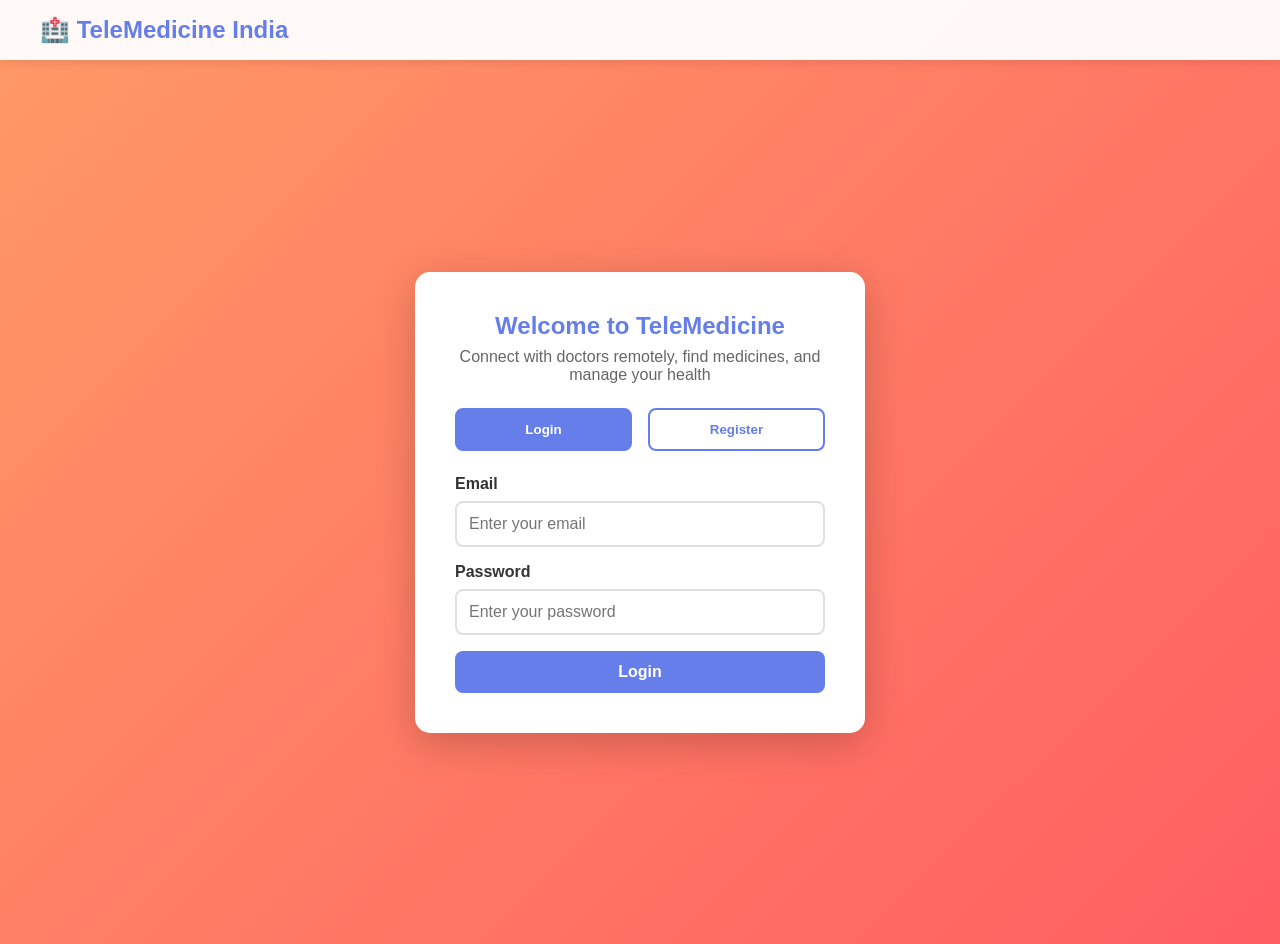
<file: frontend/index.html>
<!DOCTYPE html>
<html lang="en">
<head>
    <meta charset="UTF-8">
    <meta name="viewport" content="width=device-width, initial-scale=1.0">
    <title>TeleMedicine - Access Healthcare Anywhere</title>
    <link rel="stylesheet" href="styles.css">
</head>
<body>
    <div id="app">
        <!-- Navigation -->
        <nav class="navbar">
            <div class="nav-container">
                <h1 class="logo">🏥 TeleMedicine India</h1>
                <div class="nav-links" id="navLinks">
                    <a href="#" onclick="showSection('home')" class="nav-link">Home</a>
                    <a href="#" onclick="showSection('doctors')" class="nav-link">Find Doctors</a>
                    <a href="#" onclick="showSection('medicines')" class="nav-link">Medicines</a>
                    <a href="#" onclick="showSection('emergency')" class="nav-link">Emergency</a>
                    <a href="#" onclick="showSection('labtests')" class="nav-link">Lab Tests</a>
                    <a href="#" onclick="showSection('video')" class="nav-link">Video Call</a>
                    <a href="#" onclick="showSection('blog')" class="nav-link">Health Blog</a>
                    <a href="#" onclick="showSection('consultations')" class="nav-link">My Consultations</a>
                    <a href="#" onclick="showSection('followups')" class="nav-link">Follow-ups</a>
                    <a href="#" onclick="logout()" class="nav-link logout">Logout</a>
                </div>
            </div>
        </nav>

        <!-- Login Section -->
        <section id="loginSection" class="section active">
            <div class="auth-container">
                <div class="auth-box">
                    <h2>Welcome to TeleMedicine</h2>
                    <p>Connect with doctors remotely, find medicines, and manage your health</p>
                    
                    <div class="auth-toggle">
                        <button class="toggle-btn active" onclick="toggleAuth('login')">Login</button>
                        <button class="toggle-btn" onclick="toggleAuth('register')">Register</button>
                    </div>

                    <!-- Login Form -->
                    <form id="loginForm" class="auth-form">
                        <div class="form-group">
                            <label>Email</label>
                            <input type="email" id="loginEmail" required placeholder="Enter your email">
                        </div>
                        <div class="form-group">
                            <label>Password</label>
                            <input type="password" id="loginPassword" required placeholder="Enter your password">
                        </div>
                        <button type="submit" class="btn btn-primary">Login</button>
                    </form>

                    <!-- Register Form -->
                    <form id="registerForm" class="auth-form hidden">
                        <div class="form-group">
                            <label>Full Name</label>
                            <input type="text" id="regName" required placeholder="Enter your full name">
                        </div>
                        <div class="form-group">
                            <label>Email</label>
                            <input type="email" id="regEmail" required placeholder="Enter your email">
                        </div>
                        <div class="form-group">
                            <label>Phone</label>
                            <input type="tel" id="regPhone" required placeholder="Enter your phone number">
                        </div>
                        <div class="form-group">
                            <label>Age</label>
                            <input type="number" id="regAge" required placeholder="Enter your age">
                        </div>
                        <div class="form-group">
                            <label>Gender</label>
                            <select id="regGender" required>
                                <option value="">Select Gender</option>
                                <option value="male">Male</option>
                                <option value="female">Female</option>
                                <option value="other">Other</option>
                            </select>
                        </div>
                        <div class="form-group">
                            <label>Address</label>
                            <textarea id="regAddress" required placeholder="Enter your address"></textarea>
                        </div>
                        <div class="form-group">
                            <label>Password</label>
                            <input type="password" id="regPassword" required placeholder="Create a password">
                        </div>
                        <button type="submit" class="btn btn-primary">Register</button>
                    </form>
                </div>
            </div>
        </section>

        <!-- Home Section -->
        <section id="homeSection" class="section hidden">
            <div class="hero">
                <h2>🇮🇳 India's Premier Telemedicine Platform</h2>
                <p>Access quality healthcare from anywhere in India. Connect with top doctors, find medicines at local pharmacies, book lab tests, and manage your health digitally.</p>
                <div class="quick-actions">
                    <button onclick="showSection('doctors')" class="btn btn-primary">Find a Doctor</button>
                    <button onclick="showSection('emergency')" class="btn btn-danger">Emergency Services</button>
                    <button onclick="showSection('labtests')" class="btn btn-secondary">Book Lab Test</button>
                </div>
                <div class="features">
                    <div class="feature-card">
                        <h3>👨‍⚕️ 24/7 Doctor Consultation</h3>
                        <p>Connect with 100+ qualified Indian doctors anytime</p>
                    </div>
                    <div class="feature-card">
                        <h3>💊 Medicine Delivery</h3>
                        <p>Find medicines at pharmacies across India</p>
                    </div>
                    <div class="feature-card">
                        <h3>🚑 Emergency Services</h3>
                        <p>Ambulance & emergency contacts across India</p>
                    </div>
                    <div class="feature-card">
                        <h3>� Lab Tests & Diagnostics</h3>
                        <p>Book tests at trusted diagnostic centers</p>
                    </div>
                    <div class="feature-card">
                        <h3>📹 Video Consultations</h3>
                        <p>Face-to-face video calls with specialists</p>
                    </div>
                    <div class="feature-card">
                        <h3>📰 Health Blog</h3>
                        <p>Latest health tips and medical news</p>
                    </div>
                </div>
                <div class="stats">
                    <div class="stat-item">
                        <h3>100+</h3>
                        <p>Qualified Doctors</p>
                    </div>
                    <div class="stat-item">
                        <h3>50+</h3>
                        <p>Pharmacies</p>
                    </div>
                    <div class="stat-item">
                        <h3>100+</h3>
                        <p>Medicines</p>
                    </div>
                    <div class="stat-item">
                        <h3>24/7</h3>
                        <p>Support</p>
                    </div>
                </div>
            </div>
        </section>

        <!-- Doctors Section -->
        <section id="doctorsSection" class="section hidden">
            <div class="container">
                <h2>Available Doctors</h2>
                <div id="doctorsList" class="doctors-grid">
                    <!-- Doctors will be loaded here -->
                </div>
            </div>
        </section>

        <!-- Consultation Request Modal -->
        <div id="consultationModal" class="modal hidden">
            <div class="modal-content">
                <span class="close" onclick="closeModal('consultationModal')">&times;</span>
                <h2>Request Consultation</h2>
                <form id="consultationForm">
                    <input type="hidden" id="selectedDoctorId">
                    <div class="form-group">
                        <label>Describe your symptoms</label>
                        <textarea id="symptoms" required placeholder="Please describe your symptoms in detail" rows="5"></textarea>
                    </div>
                    <button type="submit" class="btn btn-primary">Submit Request</button>
                </form>
            </div>
        </div>

        <!-- Medicines Section -->
        <section id="medicinesSection" class="section hidden">
            <div class="container">
                <h2>Find Medicines</h2>
                <div class="search-box">
                    <input type="text" id="medicineSearch" placeholder="Search for medicines...">
                    <button onclick="searchMedicines()" class="btn btn-primary">Search</button>
                </div>
                <div id="medicinesList" class="medicines-grid">
                    <!-- Medicines will be loaded here -->
                </div>
            </div>
        </section>

        <!-- Emergency Services Section -->
        <section id="emergencySection" class="section hidden">
            <div class="container">
                <h2>🚑 Emergency Services</h2>
                <div class="emergency-grid">
                    <div class="emergency-card urgent">
                        <h3>National Emergency Number</h3>
                        <p class="emergency-number">112</p>
                        <p>Call for police, fire, or medical emergencies</p>
                        <a href="tel:112" class="btn btn-danger">Call Now</a>
                    </div>
                    <div class="emergency-card">
                        <h3>Ambulance Services</h3>
                        <p class="emergency-number">108</p>
                        <p>24/7 ambulance service across India</p>
                        <a href="tel:108" class="btn btn-danger">Call Now</a>
                    </div>
                    <div class="emergency-card">
                        <h3>Women Helpline</h3>
                        <p class="emergency-number">181</p>
                        <p>24/7 women safety helpline</p>
                        <a href="tel:181" class="btn btn-primary">Call Now</a>
                    </div>
                    <div class="emergency-card">
                        <h3>Child Helpline</h3>
                        <p class="emergency-number">1098</p>
                        <p>24/7 child protection helpline</p>
                        <a href="tel:1098" class="btn btn-primary">Call Now</a>
                    </div>
                    <div class="emergency-card">
                        <h3>Mental Health Helpline</h3>
                        <p class="emergency-number">011-23381030</p>
                        <p>24/7 mental health support</p>
                        <a href="tel:01123381030" class="btn btn-primary">Call Now</a>
                    </div>
                    <div class="emergency-card">
                        <h3>Air Ambulance</h3>
                        <p class="emergency-number">9540161344</p>
                        <p>Emergency air ambulance service</p>
                        <a href="tel:9540161344" class="btn btn-secondary">Call Now</a>
                    </div>
                </div>
                <div class="emergency-tips">
                    <h3>Emergency Tips</h3>
                    <ul>
                        <li>Stay calm and assess the situation</li>
                        <li>Call the appropriate emergency number immediately</li>
                        <li>Provide clear information about your location</li>
                        <li>Follow the dispatcher's instructions</li>
                        <li>Keep first aid kit ready at home</li>
                    </ul>
                </div>
            </div>
        </section>

        <!-- Lab Tests Section -->
        <section id="labtestsSection" class="section hidden">
            <div class="container">
                <h2>🔬 Lab Tests & Diagnostics</h2>
                <div class="lab-tests-grid">
                    <div class="lab-card">
                        <h3>Complete Blood Count (CBC)</h3>
                        <p>Full blood analysis including RBC, WBC, platelets</p>
                        <p class="price">₹350</p>
                        <button class="btn btn-primary">Book Now</button>
                    </div>
                    <div class="lab-card">
                        <h3>Blood Sugar Test</h3>
                        <p>Fasting and post-prandial blood sugar levels</p>
                        <p class="price">₹150</p>
                        <button class="btn btn-primary">Book Now</button>
                    </div>
                    <div class="lab-card">
                        <h3>Lipid Profile</h3>
                        <p>Cholesterol, triglycerides, HDL, LDL</p>
                        <p class="price">₹450</p>
                        <button class="btn btn-primary">Book Now</button>
                    </div>
                    <div class="lab-card">
                        <h3>Thyroid Function Test</h3>
                        <p>T3, T4, TSH levels</p>
                        <p class="price">₹400</p>
                        <button class="btn btn-primary">Book Now</button>
                    </div>
                    <div class="lab-card">
                        <h3>Liver Function Test</h3>
                        <p>Complete liver health analysis</p>
                        <p class="price">₹500</p>
                        <button class="btn btn-primary">Book Now</button>
                    </div>
                    <div class="lab-card">
                        <h3>Kidney Function Test</h3>
                        <p>Complete kidney health analysis</p>
                        <p class="price">₹450</p>
                        <button class="btn btn-primary">Book Now</button>
                    </div>
                    <div class="lab-card">
                        <h3>Urine Analysis</h3>
                        <p>Complete urine examination</p>
                        <p class="price">₹150</p>
                        <button class="btn btn-primary">Book Now</button>
                    </div>
                    <div class="lab-card">
                        <h3>Vitamin D Test</h3>
                        <p>25-hydroxy vitamin D levels</p>
                        <p class="price">₹600</p>
                        <button class="btn btn-primary">Book Now</button>
                    </div>
                    <div class="lab-card">
                        <h3>Vitamin B12 Test</h3>
                        <p>Vitamin B12 levels</p>
                        <p class="price">₹550</p>
                        <button class="btn btn-primary">Book Now</button>
                    </div>
                </div>
                <div class="diagnostic-centers">
                    <h3>Partner Diagnostic Centers</h3>
                    <div class="center-item">
                        <h4>Dr. Lal PathLabs</h4>
                        <p>Available across India</p>
                        <p class="rating">⭐⭐⭐⭐⭐ 4.5/5</p>
                    </div>
                    <div class="center-item">
                        <h4>Thyrocare</h4>
                        <p>Available across India</p>
                        <p class="rating">⭐⭐⭐⭐⭐ 4.3/5</p>
                    </div>
                    <div class="center-item">
                        <h4>Metropolis Healthcare</h4>
                        <p>Available across India</p>
                        <p class="rating">⭐⭐⭐⭐⭐ 4.4/5</p>
                    </div>
                </div>
            </div>
        </section>

        <!-- Video Consultation Section -->
        <section id="videoSection" class="section hidden">
            <div class="container">
                <h2>📹 Video Consultation</h2>
                <div class="video-container">
                    <div class="video-info">
                        <h3>Connect Face-to-Face with Doctors</h3>
                        <p>Experience high-quality video consultations with our network of specialists across India. Discuss your health concerns from the comfort of your home.</p>
                        <div class="video-features">
                            <div class="v-feature">
                                <h4>HD Video Quality</h4>
                                <p>Crystal clear video consultations</p>
                            </div>
                            <div class="v-feature">
                                <h4>Screen Sharing</h4>
                                <p>Share reports and test results</p>
                            </div>
                            <div class="v-feature">
                                <h4>Chat & File Transfer</h4>
                                <p>Send documents during consultation</p>
                            </div>
                            <div class="v-feature">
                                <h4>Secure & Private</h4>
                                <p>End-to-end encrypted calls</p>
                            </div>
                        </div>
                        <button onclick="startVideoCall()" class="btn btn-primary">Start Video Call</button>
                    </div>
                    <div class="video-demo">
                        <div class="demo-placeholder">
                            <div class="demo-doctor">
                                <div class="doctor-avatar">👨‍⚕️</div>
                                <p>Dr. Sharma</p>
                            </div>
                            <div class="demo-patient">
                                <div class="patient-avatar">👤</div>
                                <p>You</p>
                            </div>
                            <div class="demo-status">Ready to connect</div>
                        </div>
                    </div>
                </div>
                <div class="video-doctors">
                    <h3>Available for Video Consultation</h3>
                    <div class="v-doctor-card">
                        <h4>Dr. Rajesh Kumar</h4>
                        <p>General Physician • 25 years exp</p>
                        <p class="availability">Available Now</p>
                        <button class="btn btn-primary">Book ₹500</button>
                    </div>
                    <div class="v-doctor-card">
                        <h4>Dr. Maria Garcia</h4>
                        <p>Cardiologist • 18 years exp</p>
                        <p class="availability">Available Now</p>
                        <button class="btn btn-primary">Book ₹800</button>
                    </div>
                    <div class="v-doctor-card">
                        <h4>Dr. Sarah Ahmed</h4>
                        <p>Pediatrician • 15 years exp</p>
                        <p class="availability">Available Now</p>
                        <button class="btn btn-primary">Book ₹600</button>
                    </div>
                </div>
            </div>
        </section>

        <!-- Health Blog Section -->
        <section id="blogSection" class="section hidden">
            <div class="container">
                <h2>📰 Health Blog</h2>
                <div class="blog-grid">
                    <article class="blog-card">
                        <div class="blog-image">🏃</div>
                        <div class="blog-content">
                            <h3>10 Tips for a Healthy Lifestyle</h3>
                            <p>Simple daily habits that can transform your health and well-being...</p>
                            <div class="blog-meta">
                                <span class="blog-date">Jan 15, 2025</span>
                                <span class="blog-category">Wellness</span>
                            </div>
                            <button class="btn btn-secondary">Read More</button>
                        </div>
                    </article>
                    <article class="blog-card">
                        <div class="blog-image">🥗</div>
                        <div class="blog-content">
                            <h3>Superfoods for Indian Diet</h3>
                            <p>Discover nutritious Indian foods that boost immunity and energy...</p>
                            <div class="blog-meta">
                                <span class="blog-date">Jan 12, 2025</span>
                                <span class="blog-category">Nutrition</span>
                            </div>
                            <button class="btn btn-secondary">Read More</button>
                        </div>
                    </article>
                    <article class="blog-card">
                        <div class="blog-image">😴</div>
                        <div class="blog-content">
                            <h3>Importance of Quality Sleep</h3>
                            <p>How adequate sleep affects your physical and mental health...</p>
                            <div class="blog-meta">
                                <span class="blog-date">Jan 10, 2025</span>
                                <span class="blog-category">Wellness</span>
                            </div>
                            <button class="btn btn-secondary">Read More</button>
                        </div>
                    </article>
                    <article class="blog-card">
                        <div class="blog-image">🧘</div>
                        <div class="blog-content">
                            <h3>Yoga for Stress Relief</h3>
                            <p>Simple yoga poses to reduce stress and improve mental clarity...</p>
                            <div class="blog-meta">
                                <span class="blog-date">Jan 8, 2025</span>
                                <span class="blog-category">Fitness</span>
                            </div>
                            <button class="btn btn-secondary">Read More</button>
                        </div>
                    </article>
                    <article class="blog-card">
                        <div class="blog-image">💪</div>
                        <div class="blog-content">
                            <h3>Home Workout Guide</h3>
                            <p>Effective exercises you can do at home without equipment...</p>
                            <div class="blog-meta">
                                <span class="blog-date">Jan 5, 2025</span>
                                <span class="blog-category">Fitness</span>
                            </div>
                            <button class="btn btn-secondary">Read More</button>
                        </div>
                    </article>
                    <article class="blog-card">
                        <div class="blog-image">🧠</div>
                        <div class="blog-content">
                            <h3>Mental Health Awareness</h3>
                            <p>Understanding and managing anxiety and depression...</p>
                            <div class="blog-meta">
                                <span class="blog-date">Jan 3, 2025</span>
                                <span class="blog-category">Mental Health</span>
                            </div>
                            <button class="btn btn-secondary">Read More</button>
                        </div>
                    </article>
                </div>
            </div>
        </section>

        <!-- Consultations Section -->
        <section id="consultationsSection" class="section hidden">
            <div class="container">
                <h2>My Consultations</h2>
                <div id="consultationsList" class="consultations-list">
                    <!-- Consultations will be loaded here -->
                </div>
            </div>
        </section>

        <!-- Follow-ups Section -->
        <section id="followupsSection" class="section hidden">
            <div class="container">
                <h2>My Follow-ups</h2>
                <div id="followupsList" class="followups-list">
                    <!-- Follow-ups will be loaded here -->
                </div>
            </div>
        </section>
    </div>

    <script src="script.js"></script>
</body>
</html>
</file>
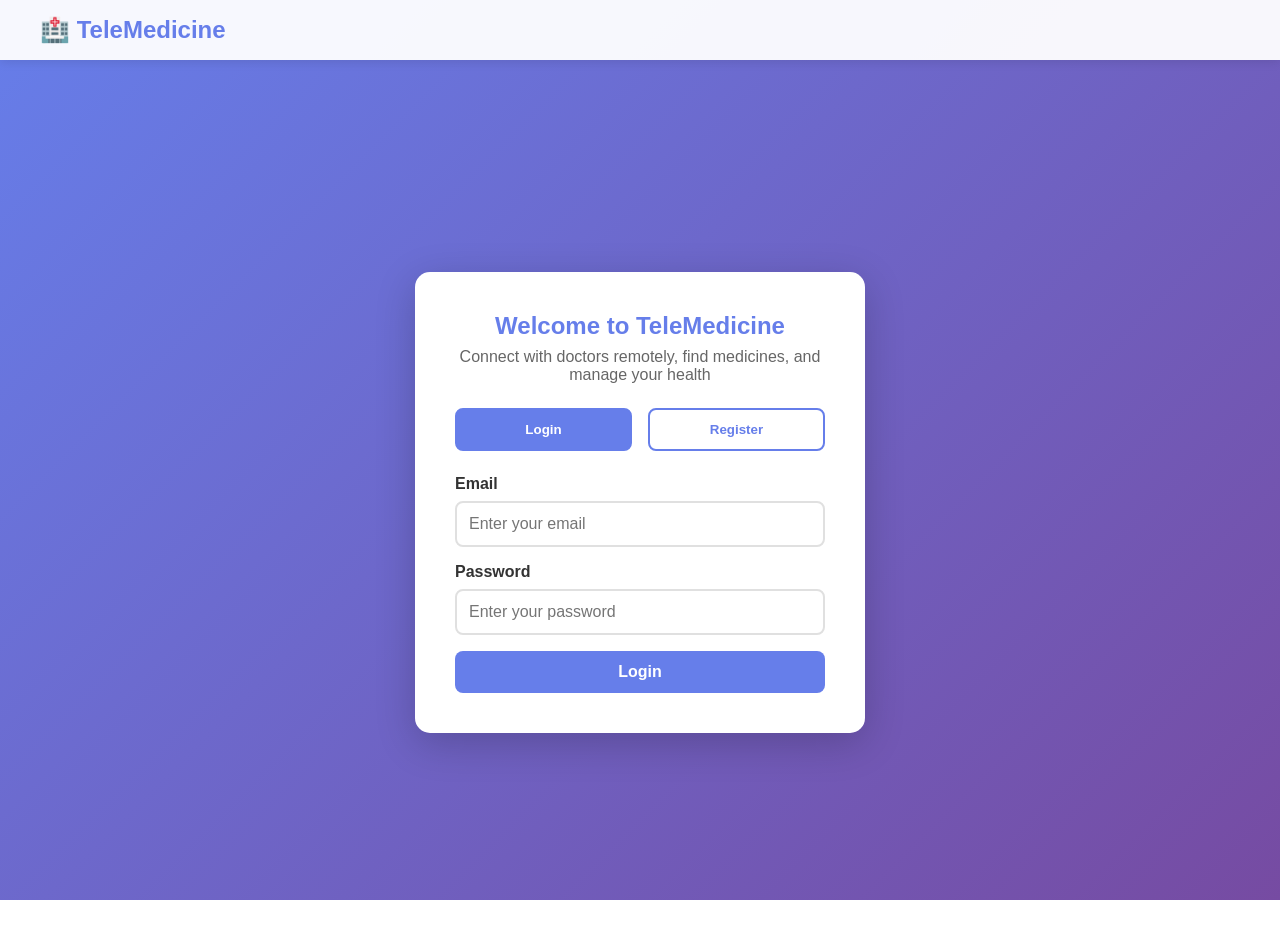
<file: backend/static/index.html>
<!DOCTYPE html>
<html lang="en">
<head>
    <meta charset="UTF-8">
    <meta name="viewport" content="width=device-width, initial-scale=1.0">
    <title>TeleMedicine - Access Healthcare Anywhere</title>
    <link rel="stylesheet" href="styles.css">
</head>
<body>
    <div id="app">
        <!-- Navigation -->
        <nav class="navbar">
            <div class="nav-container">
                <h1 class="logo">🏥 TeleMedicine</h1>
                <div class="nav-links" id="navLinks">
                    <a href="#" onclick="showSection('home')" class="nav-link">Home</a>
                    <a href="#" onclick="showSection('doctors')" class="nav-link">Find Doctors</a>
                    <a href="#" onclick="showSection('medicines')" class="nav-link">Medicines</a>
                    <a href="#" onclick="showSection('consultations')" class="nav-link">My Consultations</a>
                    <a href="#" onclick="showSection('followups')" class="nav-link">Follow-ups</a>
                    <a href="#" onclick="logout()" class="nav-link logout">Logout</a>
                </div>
            </div>
        </nav>

        <!-- Login Section -->
        <section id="loginSection" class="section active">
            <div class="auth-container">
                <div class="auth-box">
                    <h2>Welcome to TeleMedicine</h2>
                    <p>Connect with doctors remotely, find medicines, and manage your health</p>
                    
                    <div class="auth-toggle">
                        <button class="toggle-btn active" onclick="toggleAuth('login')">Login</button>
                        <button class="toggle-btn" onclick="toggleAuth('register')">Register</button>
                    </div>

                    <!-- Login Form -->
                    <form id="loginForm" class="auth-form">
                        <div class="form-group">
                            <label>Email</label>
                            <input type="email" id="loginEmail" required placeholder="Enter your email">
                        </div>
                        <div class="form-group">
                            <label>Password</label>
                            <input type="password" id="loginPassword" required placeholder="Enter your password">
                        </div>
                        <button type="submit" class="btn btn-primary">Login</button>
                    </form>

                    <!-- Register Form -->
                    <form id="registerForm" class="auth-form hidden">
                        <div class="form-group">
                            <label>Full Name</label>
                            <input type="text" id="regName" required placeholder="Enter your full name">
                        </div>
                        <div class="form-group">
                            <label>Email</label>
                            <input type="email" id="regEmail" required placeholder="Enter your email">
                        </div>
                        <div class="form-group">
                            <label>Phone</label>
                            <input type="tel" id="regPhone" required placeholder="Enter your phone number">
                        </div>
                        <div class="form-group">
                            <label>Age</label>
                            <input type="number" id="regAge" required placeholder="Enter your age">
                        </div>
                        <div class="form-group">
                            <label>Gender</label>
                            <select id="regGender" required>
                                <option value="">Select Gender</option>
                                <option value="male">Male</option>
                                <option value="female">Female</option>
                                <option value="other">Other</option>
                            </select>
                        </div>
                        <div class="form-group">
                            <label>Address</label>
                            <textarea id="regAddress" required placeholder="Enter your address"></textarea>
                        </div>
                        <div class="form-group">
                            <label>Password</label>
                            <input type="password" id="regPassword" required placeholder="Create a password">
                        </div>
                        <button type="submit" class="btn btn-primary">Register</button>
                    </form>
                </div>
            </div>
        </section>

        <!-- Home Section -->
        <section id="homeSection" class="section hidden">
            <div class="hero">
                <h2>Your Health, Our Priority</h2>
                <p>Get medical advice from qualified doctors, find available medicines at local pharmacies, and manage your follow-ups digitally.</p>
                <div class="features">
                    <div class="feature-card">
                        <h3>👨‍⚕️ Remote Consultations</h3>
                        <p>Connect with doctors from anywhere</p>
                    </div>
                    <div class="feature-card">
                        <h3>💊 Medicine Availability</h3>
                        <p>Find medicines at nearby pharmacies</p>
                    </div>
                    <div class="feature-card">
                        <h3>📅 Digital Follow-ups</h3>
                        <p>Never miss your appointments</p>
                    </div>
                </div>
            </div>
        </section>

        <!-- Doctors Section -->
        <section id="doctorsSection" class="section hidden">
            <div class="container">
                <h2>Available Doctors</h2>
                
                <!-- Search and Filter -->
                <div class="search-filter-container">
                    <div class="search-box">
                        <input type="text" id="doctorSearch" placeholder="Search doctors by name or specialization..." onkeypress="handleDoctorSearch(event)">
                        <button onclick="searchDoctors()" class="btn btn-primary">🔍 Search</button>
                    </div>
                    <div class="filter-box">
                        <select id="specializationFilter" onchange="filterDoctors()">
                            <option value="">All Specializations</option>
                        </select>
                    </div>
                </div>
                
                <div id="doctorsList" class="doctors-grid">
                    <!-- Doctors will be loaded here -->
                </div>
            </div>
        </section>

        <!-- Consultation Request Modal -->
        <div id="consultationModal" class="modal hidden">
            <div class="modal-content">
                <span class="close" onclick="closeModal('consultationModal')">&times;</span>
                <h2>Request Consultation</h2>
                <form id="consultationForm">
                    <input type="hidden" id="selectedDoctorId">
                    <div class="form-group">
                        <label>Describe your symptoms</label>
                        <textarea id="symptoms" required placeholder="Please describe your symptoms in detail" rows="5"></textarea>
                    </div>
                    <button type="submit" class="btn btn-primary">Submit Request</button>
                </form>
            </div>
        </div>

        <!-- Medicines Section -->
        <section id="medicinesSection" class="section hidden">
            <div class="container">
                <h2>Find Medicines</h2>
                <div class="currency-toggle">
                    <button onclick="setCurrency('inr')" class="currency-btn active" id="inrBtn">₹ INR</button>
                    <button onclick="setCurrency('usd')" class="currency-btn" id="usdBtn">$ USD</button>
                </div>
                <div class="search-box">
                    <input type="text" id="medicineSearch" placeholder="Search for medicines..." onkeypress="handleMedicineSearch(event)">
                    <button onclick="searchMedicines()" class="btn btn-primary">🔍 Search</button>
                </div>
                <div id="medicinesList" class="medicines-grid">
                    <!-- Medicines will be loaded here -->
                </div>
            </div>
        </section>

        <!-- Consultations Section -->
        <section id="consultationsSection" class="section hidden">
            <div class="container">
                <h2>My Consultations</h2>
                <div id="consultationsList" class="consultations-list">
                    <!-- Consultations will be loaded here -->
                </div>
            </div>
        </section>

        <!-- Follow-ups Section -->
        <section id="followupsSection" class="section hidden">
            <div class="container">
                <h2>My Follow-ups</h2>
                <div id="followupsList" class="followups-list">
                    <!-- Follow-ups will be loaded here -->
                </div>
            </div>
        </section>
    </div>

    <script src="script.js"></script>
</body>
</html>
</file>
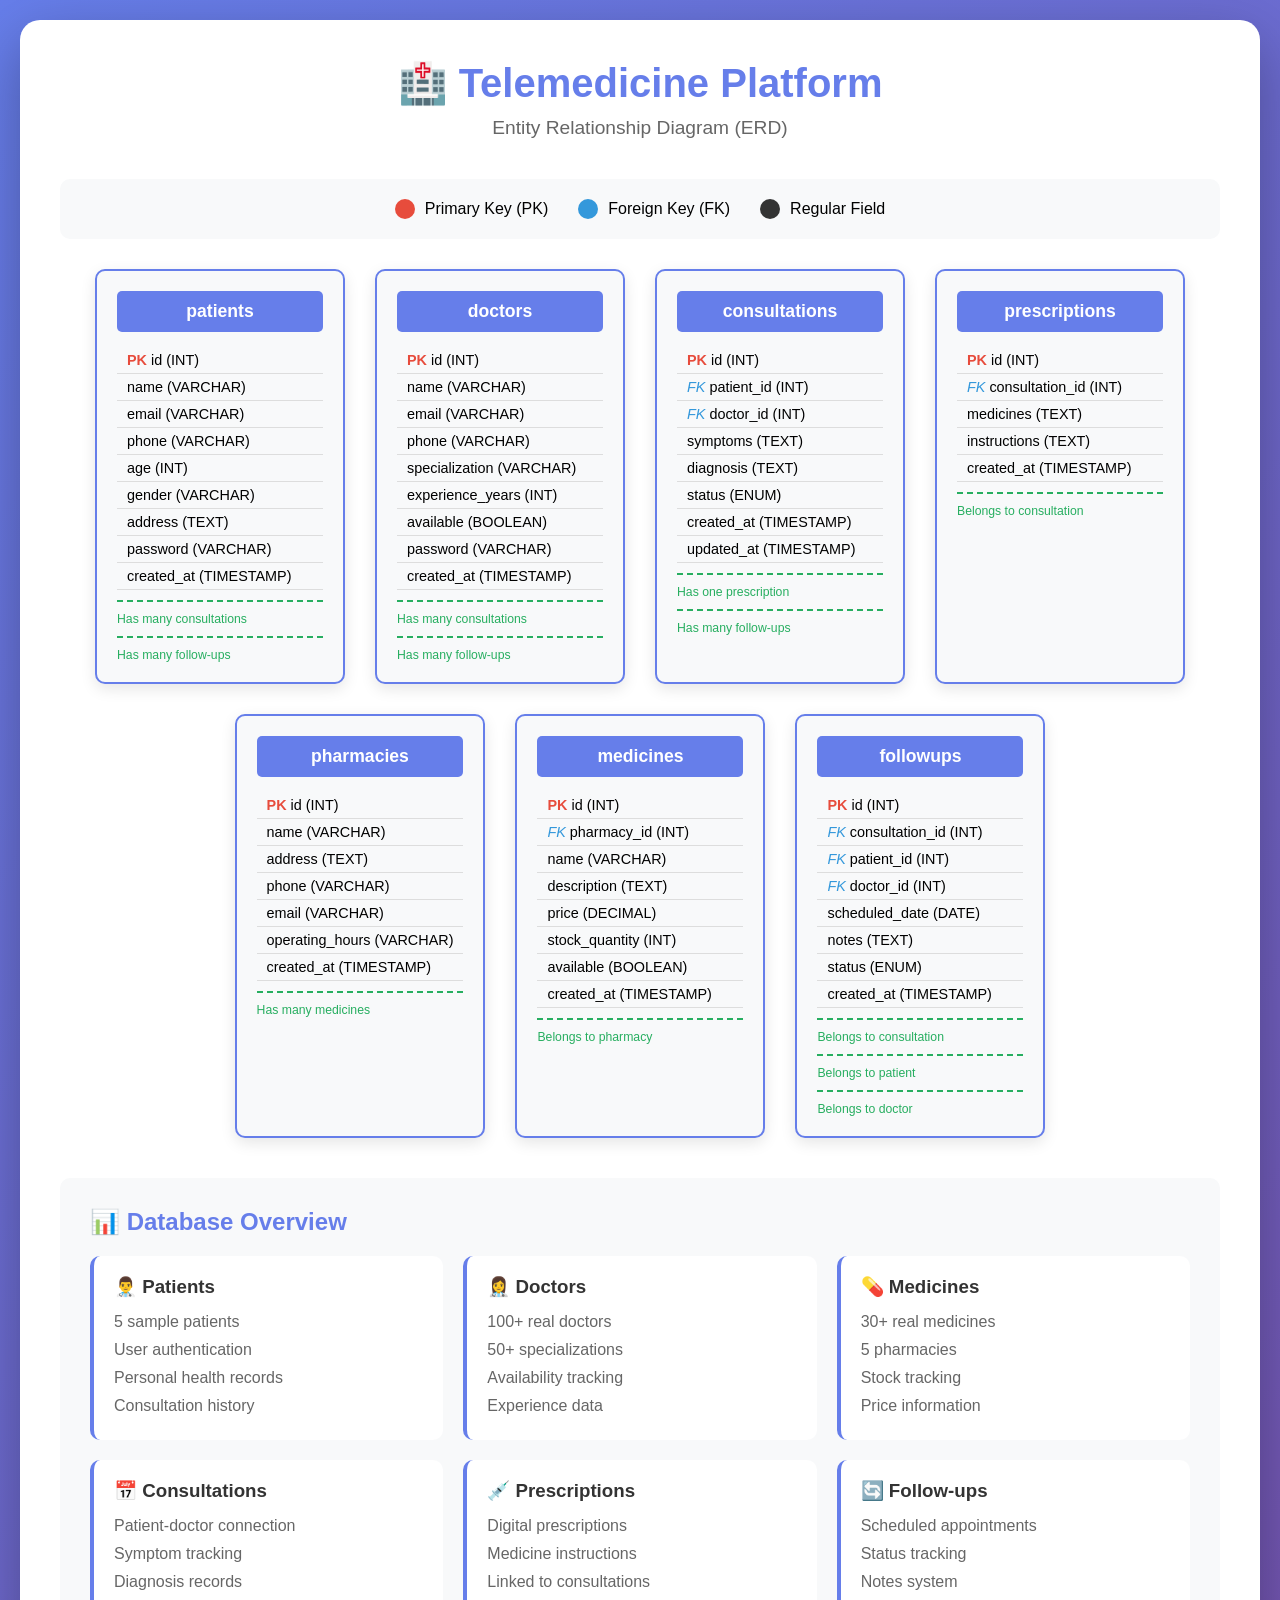
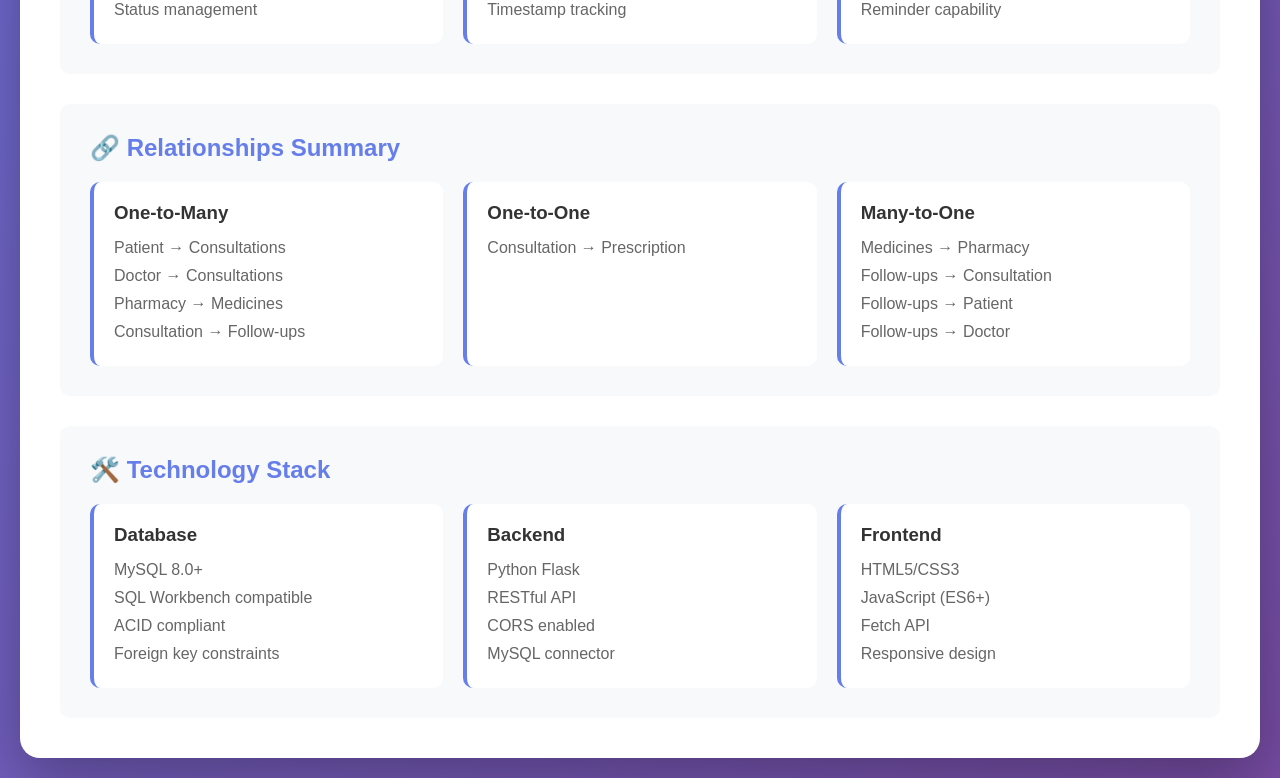
<file: ER_DIAGRAM_PRESENTATION.html>
<!DOCTYPE html>
<html lang="en">
<head>
    <meta charset="UTF-8">
    <meta name="viewport" content="width=device-width, initial-scale=1.0">
    <title>Telemedicine Platform - ER Diagram</title>
    <style>
        * {
            margin: 0;
            padding: 0;
            box-sizing: border-box;
        }

        body {
            font-family: 'Segoe UI', Tahoma, Geneva, Verdana, sans-serif;
            background: linear-gradient(135deg, #667eea 0%, #764ba2 100%);
            padding: 20px;
            min-height: 100vh;
        }

        .container {
            max-width: 1400px;
            margin: 0 auto;
            background: white;
            border-radius: 20px;
            padding: 40px;
            box-shadow: 0 20px 60px rgba(0,0,0,0.3);
        }

        h1 {
            text-align: center;
            color: #667eea;
            margin-bottom: 10px;
            font-size: 2.5em;
        }

        .subtitle {
            text-align: center;
            color: #666;
            margin-bottom: 40px;
            font-size: 1.2em;
        }

        .er-diagram {
            display: flex;
            flex-wrap: wrap;
            justify-content: center;
            gap: 30px;
            margin-bottom: 40px;
        }

        .table {
            background: #f8f9fa;
            border: 2px solid #667eea;
            border-radius: 10px;
            padding: 20px;
            min-width: 250px;
            box-shadow: 0 5px 15px rgba(0,0,0,0.1);
            transition: transform 0.3s;
        }

        .table:hover {
            transform: translateY(-5px);
            box-shadow: 0 10px 25px rgba(0,0,0,0.2);
        }

        .table-title {
            background: #667eea;
            color: white;
            padding: 10px;
            border-radius: 5px;
            margin-bottom: 15px;
            font-weight: bold;
            text-align: center;
            font-size: 1.1em;
        }

        .table-content {
            font-size: 0.9em;
        }

        .field {
            padding: 5px 10px;
            border-bottom: 1px solid #ddd;
        }

        .field:last-child {
            border-bottom: none;
        }

        .pk {
            color: #e74c3c;
            font-weight: bold;
        }

        .fk {
            color: #3498db;
            font-style: italic;
        }

        .relationship {
            color: #27ae60;
            font-size: 0.85em;
            margin-top: 10px;
            padding-top: 10px;
            border-top: 2px dashed #27ae60;
        }

        .info-section {
            background: #f8f9fa;
            padding: 30px;
            border-radius: 10px;
            margin-top: 30px;
        }

        .info-section h2 {
            color: #667eea;
            margin-bottom: 20px;
        }

        .info-grid {
            display: grid;
            grid-template-columns: repeat(auto-fit, minmax(300px, 1fr));
            gap: 20px;
        }

        .info-card {
            background: white;
            padding: 20px;
            border-radius: 10px;
            border-left: 4px solid #667eea;
        }

        .info-card h3 {
            color: #333;
            margin-bottom: 10px;
        }

        .info-card ul {
            list-style: none;
            padding-left: 0;
        }

        .info-card li {
            padding: 5px 0;
            color: #666;
        }

        .legend {
            display: flex;
            justify-content: center;
            gap: 30px;
            margin: 30px 0;
            padding: 20px;
            background: #f8f9fa;
            border-radius: 10px;
        }

        .legend-item {
            display: flex;
            align-items: center;
            gap: 10px;
        }

        .legend-color {
            width: 20px;
            height: 20px;
            border-radius: 50%;
        }

        .pk-legend { background: #e74c3c; }
        .fk-legend { background: #3498db; }
        .normal-legend { background: #333; }

        @media print {
            body {
                background: white;
                padding: 0;
            }
            .container {
                box-shadow: none;
                border-radius: 0;
            }
        }
    </style>
</head>
<body>
    <div class="container">
        <h1>🏥 Telemedicine Platform</h1>
        <p class="subtitle">Entity Relationship Diagram (ERD)</p>

        <div class="legend">
            <div class="legend-item">
                <div class="legend-color pk-legend"></div>
                <span>Primary Key (PK)</span>
            </div>
            <div class="legend-item">
                <div class="legend-color fk-legend"></div>
                <span>Foreign Key (FK)</span>
            </div>
            <div class="legend-item">
                <div class="legend-color normal-legend"></div>
                <span>Regular Field</span>
            </div>
        </div>

        <div class="er-diagram">
            <!-- Patients Table -->
            <div class="table">
                <div class="table-title">patients</div>
                <div class="table-content">
                    <div class="field"><span class="pk">PK</span> id (INT)</div>
                    <div class="field">name (VARCHAR)</div>
                    <div class="field">email (VARCHAR)</div>
                    <div class="field">phone (VARCHAR)</div>
                    <div class="field">age (INT)</div>
                    <div class="field">gender (VARCHAR)</div>
                    <div class="field">address (TEXT)</div>
                    <div class="field">password (VARCHAR)</div>
                    <div class="field">created_at (TIMESTAMP)</div>
                    <div class="relationship">Has many consultations</div>
                    <div class="relationship">Has many follow-ups</div>
                </div>
            </div>

            <!-- Doctors Table -->
            <div class="table">
                <div class="table-title">doctors</div>
                <div class="table-content">
                    <div class="field"><span class="pk">PK</span> id (INT)</div>
                    <div class="field">name (VARCHAR)</div>
                    <div class="field">email (VARCHAR)</div>
                    <div class="field">phone (VARCHAR)</div>
                    <div class="field">specialization (VARCHAR)</div>
                    <div class="field">experience_years (INT)</div>
                    <div class="field">available (BOOLEAN)</div>
                    <div class="field">password (VARCHAR)</div>
                    <div class="field">created_at (TIMESTAMP)</div>
                    <div class="relationship">Has many consultations</div>
                    <div class="relationship">Has many follow-ups</div>
                </div>
            </div>

            <!-- Consultations Table -->
            <div class="table">
                <div class="table-title">consultations</div>
                <div class="table-content">
                    <div class="field"><span class="pk">PK</span> id (INT)</div>
                    <div class="field"><span class="fk">FK</span> patient_id (INT)</div>
                    <div class="field"><span class="fk">FK</span> doctor_id (INT)</div>
                    <div class="field">symptoms (TEXT)</div>
                    <div class="field">diagnosis (TEXT)</div>
                    <div class="field">status (ENUM)</div>
                    <div class="field">created_at (TIMESTAMP)</div>
                    <div class="field">updated_at (TIMESTAMP)</div>
                    <div class="relationship">Has one prescription</div>
                    <div class="relationship">Has many follow-ups</div>
                </div>
            </div>

            <!-- Prescriptions Table -->
            <div class="table">
                <div class="table-title">prescriptions</div>
                <div class="table-content">
                    <div class="field"><span class="pk">PK</span> id (INT)</div>
                    <div class="field"><span class="fk">FK</span> consultation_id (INT)</div>
                    <div class="field">medicines (TEXT)</div>
                    <div class="field">instructions (TEXT)</div>
                    <div class="field">created_at (TIMESTAMP)</div>
                    <div class="relationship">Belongs to consultation</div>
                </div>
            </div>

            <!-- Pharmacies Table -->
            <div class="table">
                <div class="table-title">pharmacies</div>
                <div class="table-content">
                    <div class="field"><span class="pk">PK</span> id (INT)</div>
                    <div class="field">name (VARCHAR)</div>
                    <div class="field">address (TEXT)</div>
                    <div class="field">phone (VARCHAR)</div>
                    <div class="field">email (VARCHAR)</div>
                    <div class="field">operating_hours (VARCHAR)</div>
                    <div class="field">created_at (TIMESTAMP)</div>
                    <div class="relationship">Has many medicines</div>
                </div>
            </div>

            <!-- Medicines Table -->
            <div class="table">
                <div class="table-title">medicines</div>
                <div class="table-content">
                    <div class="field"><span class="pk">PK</span> id (INT)</div>
                    <div class="field"><span class="fk">FK</span> pharmacy_id (INT)</div>
                    <div class="field">name (VARCHAR)</div>
                    <div class="field">description (TEXT)</div>
                    <div class="field">price (DECIMAL)</div>
                    <div class="field">stock_quantity (INT)</div>
                    <div class="field">available (BOOLEAN)</div>
                    <div class="field">created_at (TIMESTAMP)</div>
                    <div class="relationship">Belongs to pharmacy</div>
                </div>
            </div>

            <!-- Follow-ups Table -->
            <div class="table">
                <div class="table-title">followups</div>
                <div class="table-content">
                    <div class="field"><span class="pk">PK</span> id (INT)</div>
                    <div class="field"><span class="fk">FK</span> consultation_id (INT)</div>
                    <div class="field"><span class="fk">FK</span> patient_id (INT)</div>
                    <div class="field"><span class="fk">FK</span> doctor_id (INT)</div>
                    <div class="field">scheduled_date (DATE)</div>
                    <div class="field">notes (TEXT)</div>
                    <div class="field">status (ENUM)</div>
                    <div class="field">created_at (TIMESTAMP)</div>
                    <div class="relationship">Belongs to consultation</div>
                    <div class="relationship">Belongs to patient</div>
                    <div class="relationship">Belongs to doctor</div>
                </div>
            </div>
        </div>

        <div class="info-section">
            <h2>📊 Database Overview</h2>
            <div class="info-grid">
                <div class="info-card">
                    <h3>👨‍⚕️ Patients</h3>
                    <ul>
                        <li>5 sample patients</li>
                        <li>User authentication</li>
                        <li>Personal health records</li>
                        <li>Consultation history</li>
                    </ul>
                </div>
                <div class="info-card">
                    <h3>👩‍⚕️ Doctors</h3>
                    <ul>
                        <li>100+ real doctors</li>
                        <li>50+ specializations</li>
                        <li>Availability tracking</li>
                        <li>Experience data</li>
                    </ul>
                </div>
                <div class="info-card">
                    <h3>💊 Medicines</h3>
                    <ul>
                        <li>30+ real medicines</li>
                        <li>5 pharmacies</li>
                        <li>Stock tracking</li>
                        <li>Price information</li>
                    </ul>
                </div>
                <div class="info-card">
                    <h3>📅 Consultations</h3>
                    <ul>
                        <li>Patient-doctor connection</li>
                        <li>Symptom tracking</li>
                        <li>Diagnosis records</li>
                        <li>Status management</li>
                    </ul>
                </div>
                <div class="info-card">
                    <h3>💉 Prescriptions</h3>
                    <ul>
                        <li>Digital prescriptions</li>
                        <li>Medicine instructions</li>
                        <li>Linked to consultations</li>
                        <li>Timestamp tracking</li>
                    </ul>
                </div>
                <div class="info-card">
                    <h3>🔄 Follow-ups</h3>
                    <ul>
                        <li>Scheduled appointments</li>
                        <li>Status tracking</li>
                        <li>Notes system</li>
                        <li>Reminder capability</li>
                    </ul>
                </div>
            </div>
        </div>

        <div class="info-section">
            <h2>🔗 Relationships Summary</h2>
            <div class="info-grid">
                <div class="info-card">
                    <h3>One-to-Many</h3>
                    <ul>
                        <li>Patient → Consultations</li>
                        <li>Doctor → Consultations</li>
                        <li>Pharmacy → Medicines</li>
                        <li>Consultation → Follow-ups</li>
                    </ul>
                </div>
                <div class="info-card">
                    <h3>One-to-One</h3>
                    <ul>
                        <li>Consultation → Prescription</li>
                    </ul>
                </div>
                <div class="info-card">
                    <h3>Many-to-One</h3>
                    <ul>
                        <li>Medicines → Pharmacy</li>
                        <li>Follow-ups → Consultation</li>
                        <li>Follow-ups → Patient</li>
                        <li>Follow-ups → Doctor</li>
                    </ul>
                </div>
            </div>
        </div>

        <div class="info-section">
            <h2>🛠️ Technology Stack</h2>
            <div class="info-grid">
                <div class="info-card">
                    <h3>Database</h3>
                    <ul>
                        <li>MySQL 8.0+</li>
                        <li>SQL Workbench compatible</li>
                        <li>ACID compliant</li>
                        <li>Foreign key constraints</li>
                    </ul>
                </div>
                <div class="info-card">
                    <h3>Backend</h3>
                    <ul>
                        <li>Python Flask</li>
                        <li>RESTful API</li>
                        <li>CORS enabled</li>
                        <li>MySQL connector</li>
                    </ul>
                </div>
                <div class="info-card">
                    <h3>Frontend</h3>
                    <ul>
                        <li>HTML5/CSS3</li>
                        <li>JavaScript (ES6+)</li>
                        <li>Fetch API</li>
                        <li>Responsive design</li>
                    </ul>
                </div>
            </div>
        </div>
    </div>
</body>
</html>
</file>
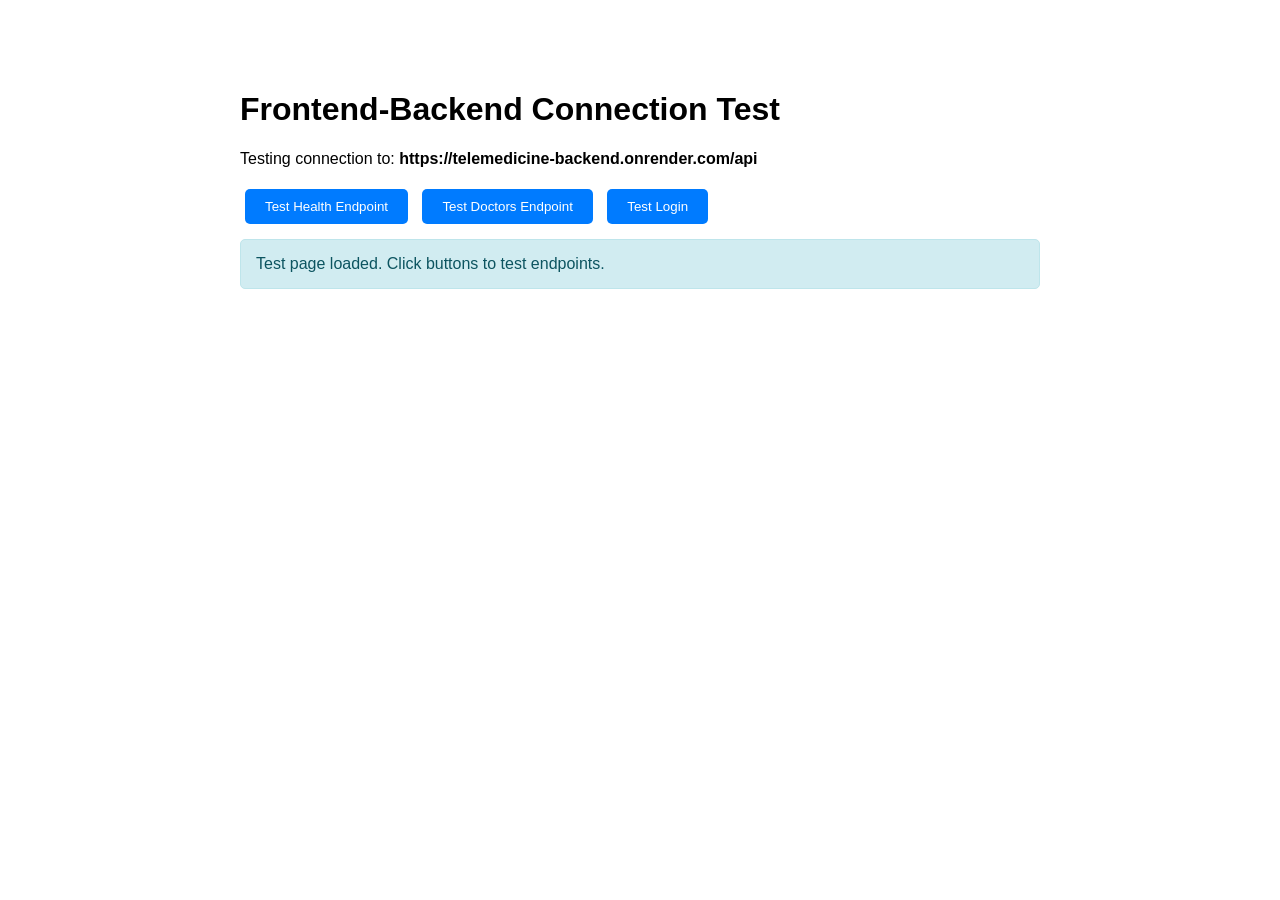
<file: frontend/test-connection.html>
<!DOCTYPE html>
<html lang="en">
<head>
    <meta charset="UTF-8">
    <meta name="viewport" content="width=device-width, initial-scale=1.0">
    <title>API Connection Test</title>
    <style>
        body {
            font-family: Arial, sans-serif;
            max-width: 800px;
            margin: 50px auto;
            padding: 20px;
        }
        .test-result {
            padding: 15px;
            margin: 10px 0;
            border-radius: 5px;
        }
        .success {
            background-color: #d4edda;
            border: 1px solid #c3e6cb;
            color: #155724;
        }
        .error {
            background-color: #f8d7da;
            border: 1px solid #f5c6cb;
            color: #721c24;
        }
        .info {
            background-color: #d1ecf1;
            border: 1px solid #bee5eb;
            color: #0c5460;
        }
        button {
            padding: 10px 20px;
            margin: 5px;
            cursor: pointer;
            background-color: #007bff;
            color: white;
            border: none;
            border-radius: 5px;
        }
        button:hover {
            background-color: #0056b3;
        }
    </style>
</head>
<body>
    <h1>Frontend-Backend Connection Test</h1>
    <p>Testing connection to: <strong id="apiUrl"></strong></p>

    <button onclick="testHealth()">Test Health Endpoint</button>
    <button onclick="testDoctors()">Test Doctors Endpoint</button>
    <button onclick="testLogin()">Test Login</button>

    <div id="results"></div>

    <script>
        const API_URL = (window.location.hostname === 'localhost' || window.location.hostname === '127.0.0.1')
            ? 'http://localhost:5000/api'
            : 'https://telemedicine-backend.onrender.com/api';
        document.getElementById('apiUrl').textContent = API_URL;

        function addResult(message, type) {
            const resultsDiv = document.getElementById('results');
            const resultDiv = document.createElement('div');
            resultDiv.className = `test-result ${type}`;
            resultDiv.innerHTML = message;
            resultsDiv.appendChild(resultDiv);
        }

        async function testHealth() {
            addResult('Testing health endpoint...', 'info');
            try {
                const response = await fetch(`${API_URL}/health`);
                const data = await response.json();
                if (response.ok) {
                    addResult(`✅ Health check successful: ${data.message}`, 'success');
                } else {
                    addResult(`❌ Health check failed: ${data.error}`, 'error');
                }
            } catch (error) {
                addResult(`❌ Connection error: ${error.message}`, 'error');
            }
        }

        async function testDoctors() {
            addResult('Testing doctors endpoint...', 'info');
            try {
                const response = await fetch(`${API_URL}/doctors`);
                const data = await response.json();
                if (response.ok && Array.isArray(data)) {
                    addResult(`✅ Doctors endpoint successful: Found ${data.length} doctors`, 'success');
                } else {
                    addResult(`❌ Doctors endpoint failed`, 'error');
                }
            } catch (error) {
                addResult(`❌ Connection error: ${error.message}`, 'error');
            }
        }

        async function testLogin() {
            addResult('Testing login endpoint...', 'info');
            try {
                const response = await fetch(`${API_URL}/patients/login`, {
                    method: 'POST',
                    headers: {
                        'Content-Type': 'application/json'
                    },
                    body: JSON.stringify({
                        email: 'john.smith@email.com',
                        password: 'patient123'
                    })
                });
                const data = await response.json();
                if (response.ok) {
                    addResult(`✅ Login successful: ${data.message}`, 'success');
                } else {
                    addResult(`❌ Login failed: ${data.error}`, 'error');
                }
            } catch (error) {
                addResult(`❌ Connection error: ${error.message}`, 'error');
            }
        }

        // Auto-test on load
        window.onload = function() {
            document.getElementById('apiUrl').textContent = API_URL;
            addResult('Test page loaded. Click buttons to test endpoints.', 'info');
        };
    </script>
</body>
</html>
</file>
<file: frontend/styles.css>
* {
    margin: 0;
    padding: 0;
    box-sizing: border-box;
}

body {
    font-family: 'Segoe UI', Tahoma, Geneva, Verdana, sans-serif;
    background: linear-gradient(135deg, #ff9966 0%, #ff5e62 100%);
    min-height: 100vh;
    color: #333;
}

/* Navigation */
.navbar {
    background: rgba(255, 255, 255, 0.95);
    padding: 1rem 2rem;
    box-shadow: 0 2px 10px rgba(0, 0, 0, 0.1);
    position: sticky;
    top: 0;
    z-index: 1000;
}

.nav-container {
    max-width: 1200px;
    margin: 0 auto;
    display: flex;
    justify-content: space-between;
    align-items: center;
}

.logo {
    font-size: 1.5rem;
    color: #667eea;
}

.nav-links {
    display: flex;
    gap: 1.5rem;
}

.nav-link {
    text-decoration: none;
    color: #333;
    font-weight: 500;
    transition: color 0.3s;
}

.nav-link:hover {
    color: #667eea;
}

.nav-link.logout {
    color: #e74c3c;
}

/* Sections */
.section {
    padding: 2rem;
    min-height: calc(100vh - 80px);
}

.section.hidden {
    display: none;
}

.section.active {
    display: block;
}

/* Auth Container */
.auth-container {
    display: flex;
    justify-content: center;
    align-items: center;
    min-height: calc(100vh - 80px);
}

.auth-box {
    background: white;
    padding: 2.5rem;
    border-radius: 15px;
    box-shadow: 0 10px 40px rgba(0, 0, 0, 0.2);
    max-width: 450px;
    width: 100%;
}

.auth-box h2 {
    text-align: center;
    margin-bottom: 0.5rem;
    color: #667eea;
}

.auth-box p {
    text-align: center;
    color: #666;
    margin-bottom: 1.5rem;
}

.auth-toggle {
    display: flex;
    gap: 1rem;
    margin-bottom: 1.5rem;
}

.toggle-btn {
    flex: 1;
    padding: 0.75rem;
    border: 2px solid #667eea;
    background: white;
    color: #667eea;
    border-radius: 8px;
    cursor: pointer;
    font-weight: 600;
    transition: all 0.3s;
}

.toggle-btn.active {
    background: #667eea;
    color: white;
}

/* Forms */
.auth-form {
    display: flex;
    flex-direction: column;
    gap: 1rem;
}

.auth-form.hidden {
    display: none;
}

.form-group {
    display: flex;
    flex-direction: column;
    gap: 0.5rem;
}

.form-group label {
    font-weight: 600;
    color: #333;
}

.form-group input,
.form-group select,
.form-group textarea {
    padding: 0.75rem;
    border: 2px solid #e0e0e0;
    border-radius: 8px;
    font-size: 1rem;
    transition: border-color 0.3s;
}

.form-group input:focus,
.form-group select:focus,
.form-group textarea:focus {
    outline: none;
    border-color: #667eea;
}

/* Buttons */
.btn {
    padding: 0.75rem 1.5rem;
    border: none;
    border-radius: 8px;
    font-size: 1rem;
    font-weight: 600;
    cursor: pointer;
    transition: all 0.3s;
}

.btn-primary {
    background: #667eea;
    color: white;
}

.btn-primary:hover {
    background: #5568d3;
    transform: translateY(-2px);
}

.btn-secondary {
    background: #95a5a6;
    color: white;
}

.btn-success {
    background: #27ae60;
    color: white;
}

.btn-danger {
    background: #e74c3c;
    color: white;
}

.btn-danger:hover {
    background: #c0392b;
    transform: translateY(-2px);
}

/* Hero Section */
.hero {
    text-align: center;
    padding: 3rem 1rem;
}

.hero h2 {
    font-size: 2.5rem;
    color: white;
    margin-bottom: 1rem;
}

.hero p {
    font-size: 1.2rem;
    color: rgba(255, 255, 255, 0.9);
    margin-bottom: 2rem;
}

.quick-actions {
    display: flex;
    gap: 1rem;
    justify-content: center;
    margin-bottom: 3rem;
    flex-wrap: wrap;
}

.features {
    display: grid;
    grid-template-columns: repeat(auto-fit, minmax(250px, 1fr));
    gap: 1.5rem;
    max-width: 1200px;
    margin: 0 auto 3rem;
}

.feature-card {
    background: white;
    padding: 2rem;
    border-radius: 15px;
    box-shadow: 0 5px 20px rgba(0, 0, 0, 0.1);
    transition: transform 0.3s;
}

.feature-card:hover {
    transform: translateY(-5px);
}

.feature-card h3 {
    color: #ff9966;
    margin-bottom: 0.5rem;
}

.stats {
    display: grid;
    grid-template-columns: repeat(auto-fit, minmax(150px, 1fr));
    gap: 1.5rem;
    max-width: 800px;
    margin: 0 auto;
}

.stat-item {
    background: rgba(255, 255, 255, 0.2);
    padding: 1.5rem;
    border-radius: 15px;
    text-align: center;
}

.stat-item h3 {
    font-size: 2rem;
    color: white;
    margin-bottom: 0.5rem;
}

.stat-item p {
    color: rgba(255, 255, 255, 0.9);
    font-size: 0.9rem;
}

/* Container */
.container {
    max-width: 1200px;
    margin: 0 auto;
    padding: 1rem;
}

.container h2 {
    color: white;
    margin-bottom: 1.5rem;
}

/* Doctors Grid */
.doctors-grid {
    display: grid;
    grid-template-columns: repeat(auto-fill, minmax(300px, 1fr));
    gap: 1.5rem;
}

.doctor-card {
    background: white;
    padding: 1.5rem;
    border-radius: 15px;
    box-shadow: 0 5px 20px rgba(0, 0, 0, 0.1);
    transition: transform 0.3s;
}

.doctor-card:hover {
    transform: translateY(-5px);
}

.doctor-card h3 {
    color: #667eea;
    margin-bottom: 0.5rem;
}

.doctor-card p {
    color: #666;
    margin-bottom: 0.5rem;
}

.doctor-card .specialization {
    font-weight: 600;
    color: #333;
}

/* Search Box */
.search-box {
    display: flex;
    gap: 1rem;
    margin-bottom: 2rem;
}

.search-box input {
    flex: 1;
    padding: 0.75rem;
    border: 2px solid #e0e0e0;
    border-radius: 8px;
    font-size: 1rem;
}

/* Medicines Grid */
.medicines-grid {
    display: grid;
    grid-template-columns: repeat(auto-fill, minmax(280px, 1fr));
    gap: 1.5rem;
}

.medicine-card {
    background: white;
    padding: 1.5rem;
    border-radius: 15px;
    box-shadow: 0 5px 20px rgba(0, 0, 0, 0.1);
}

.medicine-card h3 {
    color: #667eea;
    margin-bottom: 0.5rem;
}

.medicine-card .price {
    font-size: 1.25rem;
    font-weight: 700;
    color: #27ae60;
    margin: 0.5rem 0;
}

.medicine-card .pharmacy {
    color: #666;
    font-size: 0.9rem;
}

/* Consultations List */
.consultations-list,
.followups-list {
    display: flex;
    flex-direction: column;
    gap: 1rem;
}

.consultation-card,
.followup-card {
    background: white;
    padding: 1.5rem;
    border-radius: 15px;
    box-shadow: 0 5px 20px rgba(0, 0, 0, 0.1);
}

.consultation-card h3,
.followup-card h3 {
    color: #667eea;
    margin-bottom: 0.5rem;
}

.status {
    display: inline-block;
    padding: 0.25rem 0.75rem;
    border-radius: 20px;
    font-size: 0.85rem;
    font-weight: 600;
}

.status.pending {
    background: #f39c12;
    color: white;
}

.status.in_progress {
    background: #3498db;
    color: white;
}

.status.completed {
    background: #27ae60;
    color: white;
}

.status.scheduled {
    background: #9b59b6;
    color: white;
}

/* Modal */
.modal {
    position: fixed;
    top: 0;
    left: 0;
    width: 100%;
    height: 100%;
    background: rgba(0, 0, 0, 0.5);
    display: flex;
    justify-content: center;
    align-items: center;
    z-index: 2000;
}

.modal.hidden {
    display: none;
}

.modal-content {
    background: white;
    padding: 2rem;
    border-radius: 15px;
    max-width: 500px;
    width: 90%;
    position: relative;
}

.close {
    position: absolute;
    top: 1rem;
    right: 1.5rem;
    font-size: 2rem;
    cursor: pointer;
    color: #666;
}

.close:hover {
    color: #333;
}

/* Responsive */
@media (max-width: 768px) {
    .nav-container {
        flex-direction: column;
        gap: 1rem;
    }

    .nav-links {
        flex-wrap: wrap;
        justify-content: center;
    }

    .doctors-grid,
    .medicines-grid {
        grid-template-columns: 1fr;
    }

    .search-box {
        flex-direction: column;
    }
}

/* Emergency Services */
.emergency-grid {
    display: grid;
    grid-template-columns: repeat(auto-fit, minmax(280px, 1fr));
    gap: 1.5rem;
    margin-bottom: 2rem;
}

.emergency-card {
    background: white;
    padding: 2rem;
    border-radius: 15px;
    box-shadow: 0 5px 20px rgba(0, 0, 0, 0.1);
    text-align: center;
    transition: transform 0.3s;
}

.emergency-card:hover {
    transform: translateY(-5px);
}

.emergency-card.urgent {
    background: linear-gradient(135deg, #e74c3c 0%, #c0392b 100%);
    color: white;
}

.emergency-card h3 {
    margin-bottom: 0.5rem;
    color: #333;
}

.emergency-card.urgent h3 {
    color: white;
}

.emergency-number {
    font-size: 2.5rem;
    font-weight: 700;
    color: #e74c3c;
    margin: 1rem 0;
}

.emergency-card.urgent .emergency-number {
    color: white;
}

.emergency-tips {
    background: white;
    padding: 2rem;
    border-radius: 15px;
    margin-top: 2rem;
}

.emergency-tips h3 {
    color: #ff9966;
    margin-bottom: 1rem;
}

.emergency-tips ul {
    list-style: none;
    padding: 0;
}

.emergency-tips li {
    padding: 0.5rem 0;
    border-bottom: 1px solid #eee;
}

.emergency-tips li:last-child {
    border-bottom: none;
}

/* Lab Tests */
.lab-tests-grid {
    display: grid;
    grid-template-columns: repeat(auto-fit, minmax(280px, 1fr));
    gap: 1.5rem;
    margin-bottom: 2rem;
}

.lab-card {
    background: white;
    padding: 1.5rem;
    border-radius: 15px;
    box-shadow: 0 5px 20px rgba(0, 0, 0, 0.1);
    transition: transform 0.3s;
}

.lab-card:hover {
    transform: translateY(-5px);
}

.lab-card h3 {
    color: #ff9966;
    margin-bottom: 0.5rem;
}

.lab-card .price {
    font-size: 1.5rem;
    font-weight: 700;
    color: #27ae60;
    margin: 1rem 0;
}

.diagnostic-centers {
    background: white;
    padding: 2rem;
    border-radius: 15px;
    margin-top: 2rem;
}

.diagnostic-centers h3 {
    color: #ff9966;
    margin-bottom: 1.5rem;
}

.center-item {
    padding: 1rem;
    border-bottom: 1px solid #eee;
}

.center-item:last-child {
    border-bottom: none;
}

.center-item h4 {
    color: #333;
    margin-bottom: 0.5rem;
}

.center-item .rating {
    color: #f39c12;
    margin-top: 0.5rem;
}

/* Video Consultation */
.video-container {
    display: grid;
    grid-template-columns: 1fr 1fr;
    gap: 2rem;
    margin-bottom: 2rem;
}

.video-info h3 {
    color: #ff9966;
    margin-bottom: 1rem;
}

.video-features {
    display: grid;
    grid-template-columns: 1fr 1fr;
    gap: 1rem;
    margin: 1.5rem 0;
}

.v-feature h4 {
    color: #333;
    margin-bottom: 0.25rem;
}

.v-feature p {
    color: #666;
    font-size: 0.9rem;
}

.demo-placeholder {
    background: linear-gradient(135deg, #667eea 0%, #764ba2 100%);
    border-radius: 15px;
    padding: 2rem;
    height: 300px;
    display: flex;
    flex-direction: column;
    justify-content: center;
    align-items: center;
    color: white;
}

.demo-doctor,
.demo-patient {
    width: 100px;
    height: 100px;
    background: rgba(255, 255, 255, 0.2);
    border-radius: 50%;
    display: flex;
    align-items: center;
    justify-content: center;
    font-size: 3rem;
    margin: 0.5rem;
}

.demo-status {
    margin-top: 1rem;
    font-size: 1.2rem;
}

.video-doctors {
    display: grid;
    grid-template-columns: repeat(auto-fit, minmax(280px, 1fr));
    gap: 1.5rem;
}

.v-doctor-card {
    background: white;
    padding: 1.5rem;
    border-radius: 15px;
    box-shadow: 0 5px 20px rgba(0, 0, 0, 0.1);
}

.v-doctor-card h4 {
    color: #ff9966;
    margin-bottom: 0.5rem;
}

.v-doctor-card .availability {
    color: #27ae60;
    font-weight: 600;
    margin: 0.5rem 0;
}

/* Health Blog */
.blog-grid {
    display: grid;
    grid-template-columns: repeat(auto-fit, minmax(300px, 1fr));
    gap: 1.5rem;
}

.blog-card {
    background: white;
    border-radius: 15px;
    overflow: hidden;
    box-shadow: 0 5px 20px rgba(0, 0, 0, 0.1);
    transition: transform 0.3s;
}

.blog-card:hover {
    transform: translateY(-5px);
}

.blog-image {
    background: linear-gradient(135deg, #667eea 0%, #764ba2 100%);
    height: 150px;
    display: flex;
    align-items: center;
    justify-content: center;
    font-size: 4rem;
}

.blog-content {
    padding: 1.5rem;
}

.blog-content h3 {
    color: #ff9966;
    margin-bottom: 0.5rem;
}

.blog-content p {
    color: #666;
    margin-bottom: 1rem;
}

.blog-meta {
    display: flex;
    gap: 1rem;
    margin-bottom: 1rem;
}

.blog-date,
.blog-category {
    font-size: 0.85rem;
    color: #999;
}
</file>
<file: backend/static/styles.css>
* {
    margin: 0;
    padding: 0;
    box-sizing: border-box;
}

body {
    font-family: 'Segoe UI', Tahoma, Geneva, Verdana, sans-serif;
    background: linear-gradient(135deg, #667eea 0%, #764ba2 100%);
    min-height: 100vh;
    color: #333;
    background-attachment: fixed;
}

/* Navigation */
.navbar {
    background: rgba(255, 255, 255, 0.95);
    padding: 1rem 2rem;
    box-shadow: 0 2px 10px rgba(0, 0, 0, 0.1);
    position: sticky;
    top: 0;
    z-index: 1000;
}

.nav-container {
    max-width: 1200px;
    margin: 0 auto;
    display: flex;
    justify-content: space-between;
    align-items: center;
}

.logo {
    font-size: 1.5rem;
    color: #667eea;
}

.nav-links {
    display: flex;
    gap: 1.5rem;
}

.nav-link {
    text-decoration: none;
    color: #333;
    font-weight: 500;
    transition: color 0.3s;
}

.nav-link:hover {
    color: #667eea;
}

.nav-link.logout {
    color: #e74c3c;
}

/* Sections */
.section {
    padding: 2rem;
    min-height: calc(100vh - 80px);
}

.section.hidden {
    display: none;
}

.section.active {
    display: block;
}

/* Auth Container */
.auth-container {
    display: flex;
    justify-content: center;
    align-items: center;
    min-height: calc(100vh - 80px);
}

.auth-box {
    background: white;
    padding: 2.5rem;
    border-radius: 15px;
    box-shadow: 0 10px 40px rgba(0, 0, 0, 0.2);
    max-width: 450px;
    width: 100%;
}

.auth-box h2 {
    text-align: center;
    margin-bottom: 0.5rem;
    color: #667eea;
}

.auth-box p {
    text-align: center;
    color: #666;
    margin-bottom: 1.5rem;
}

.auth-toggle {
    display: flex;
    gap: 1rem;
    margin-bottom: 1.5rem;
}

.toggle-btn {
    flex: 1;
    padding: 0.75rem;
    border: 2px solid #667eea;
    background: white;
    color: #667eea;
    border-radius: 8px;
    cursor: pointer;
    font-weight: 600;
    transition: all 0.3s;
}

.toggle-btn.active {
    background: #667eea;
    color: white;
}

/* Forms */
.auth-form {
    display: flex;
    flex-direction: column;
    gap: 1rem;
}

.auth-form.hidden {
    display: none;
}

.form-group {
    display: flex;
    flex-direction: column;
    gap: 0.5rem;
}

.form-group label {
    font-weight: 600;
    color: #333;
}

.form-group input,
.form-group select,
.form-group textarea {
    padding: 0.75rem;
    border: 2px solid #e0e0e0;
    border-radius: 8px;
    font-size: 1rem;
    transition: border-color 0.3s;
}

.form-group input:focus,
.form-group select:focus,
.form-group textarea:focus {
    outline: none;
    border-color: #667eea;
}

/* Buttons */
.btn {
    padding: 0.75rem 1.5rem;
    border: none;
    border-radius: 8px;
    font-size: 1rem;
    font-weight: 600;
    cursor: pointer;
    transition: all 0.3s;
}

.btn-primary {
    background: #667eea;
    color: white;
}

.btn-primary:hover {
    background: #5568d3;
    transform: translateY(-2px);
}

.btn-secondary {
    background: #95a5a6;
    color: white;
}

.btn-success {
    background: #27ae60;
    color: white;
}

/* Hero Section */
.hero {
    text-align: center;
    padding: 3rem 1rem;
}

.hero h2 {
    font-size: 2.5rem;
    color: white;
    margin-bottom: 1rem;
}

.hero p {
    font-size: 1.2rem;
    color: rgba(255, 255, 255, 0.9);
    margin-bottom: 2rem;
}

.features {
    display: grid;
    grid-template-columns: repeat(auto-fit, minmax(250px, 1fr));
    gap: 1.5rem;
    max-width: 1200px;
    margin: 0 auto;
}

.feature-card {
    background: white;
    padding: 2rem;
    border-radius: 15px;
    box-shadow: 0 5px 20px rgba(0, 0, 0, 0.1);
    transition: transform 0.3s;
}

.feature-card:hover {
    transform: translateY(-5px);
}

.feature-card h3 {
    color: #667eea;
    margin-bottom: 0.5rem;
}

/* Container */
.container {
    max-width: 1200px;
    margin: 0 auto;
    padding: 1rem;
}

.container h2 {
    color: white;
    margin-bottom: 1.5rem;
}

/* Doctors Grid */
.doctors-grid {
    display: grid;
    grid-template-columns: repeat(auto-fill, minmax(300px, 1fr));
    gap: 1.5rem;
}

/* Search and Filter Container */
.search-filter-container {
    display: flex;
    gap: 1rem;
    margin-bottom: 2rem;
    flex-wrap: wrap;
}

.search-box {
    flex: 2;
    min-width: 250px;
    display: flex;
    gap: 0.5rem;
}

.search-box input {
    flex: 1;
    padding: 0.75rem;
    border: 2px solid #e0e0e0;
    border-radius: 8px;
    font-size: 1rem;
}

.filter-box {
    flex: 1;
    min-width: 200px;
}

.filter-box select {
    width: 100%;
    padding: 0.75rem;
    border: 2px solid #e0e0e0;
    border-radius: 8px;
    font-size: 1rem;
    background: white;
    cursor: pointer;
}

.doctor-card {
    background: white;
    padding: 1.5rem;
    border-radius: 15px;
    box-shadow: 0 5px 20px rgba(0, 0, 0, 0.1);
    transition: transform 0.3s, box-shadow 0.3s;
    border-left: 4px solid #667eea;
}

.doctor-card:hover {
    transform: translateY(-5px);
    box-shadow: 0 10px 30px rgba(0, 0, 0, 0.15);
}

.doctor-card h3 {
    color: #667eea;
    margin-bottom: 0.5rem;
    font-size: 1.25rem;
}

.doctor-card p {
    color: #666;
    margin-bottom: 0.5rem;
    line-height: 1.5;
}

.doctor-card .specialization {
    font-weight: 600;
    color: #333;
    background: linear-gradient(135deg, #667eea 0%, #764ba2 100%);
    -webkit-background-clip: text;
    -webkit-text-fill-color: transparent;
    background-clip: text;
}

/* Search Box */
.search-box {
    display: flex;
    gap: 1rem;
    margin-bottom: 2rem;
}

.search-box input {
    flex: 1;
    padding: 0.75rem;
    border: 2px solid #e0e0e0;
    border-radius: 8px;
    font-size: 1rem;
}

/* Currency Toggle */
.currency-toggle {
    display: flex;
    gap: 1rem;
    margin-bottom: 1.5rem;
    justify-content: center;
}

.currency-btn {
    padding: 0.5rem 1.5rem;
    border: 2px solid #667eea;
    background: white;
    color: #667eea;
    border-radius: 20px;
    cursor: pointer;
    font-weight: 600;
    transition: all 0.3s;
}

.currency-btn:hover {
    background: #667eea;
    color: white;
}

.currency-btn.active {
    background: #667eea;
    color: white;
}

/* Medicines Grid */
.medicines-grid {
    display: grid;
    grid-template-columns: repeat(auto-fill, minmax(280px, 1fr));
    gap: 1.5rem;
}

.medicine-card {
    background: white;
    padding: 1.5rem;
    border-radius: 15px;
    box-shadow: 0 5px 20px rgba(0, 0, 0, 0.1);
}

.medicine-card h3 {
    color: #667eea;
    margin-bottom: 0.5rem;
}

.medicine-card .price {
    font-size: 1.25rem;
    font-weight: 700;
    color: #27ae60;
    margin: 0.5rem 0;
}

.medicine-card .pharmacy {
    color: #666;
    font-size: 0.9rem;
}

/* Consultations List */
.consultations-list,
.followups-list {
    display: flex;
    flex-direction: column;
    gap: 1rem;
}

.consultation-card,
.followup-card {
    background: white;
    padding: 1.5rem;
    border-radius: 15px;
    box-shadow: 0 5px 20px rgba(0, 0, 0, 0.1);
}

.consultation-card h3,
.followup-card h3 {
    color: #667eea;
    margin-bottom: 0.5rem;
}

.status {
    display: inline-block;
    padding: 0.25rem 0.75rem;
    border-radius: 20px;
    font-size: 0.85rem;
    font-weight: 600;
}

.status.pending {
    background: #f39c12;
    color: white;
}

.status.in_progress {
    background: #3498db;
    color: white;
}

.status.completed {
    background: #27ae60;
    color: white;
}

.status.scheduled {
    background: #9b59b6;
    color: white;
}

/* Modal */
.modal {
    position: fixed;
    top: 0;
    left: 0;
    width: 100%;
    height: 100%;
    background: rgba(0, 0, 0, 0.5);
    display: flex;
    justify-content: center;
    align-items: center;
    z-index: 2000;
}

.modal.hidden {
    display: none;
}

.modal-content {
    background: white;
    padding: 2rem;
    border-radius: 15px;
    max-width: 500px;
    width: 90%;
    position: relative;
}

.close {
    position: absolute;
    top: 1rem;
    right: 1.5rem;
    font-size: 2rem;
    cursor: pointer;
    color: #666;
}

.close:hover {
    color: #333;
}

/* Responsive */
@media (max-width: 768px) {
    .nav-container {
        flex-direction: column;
        gap: 1rem;
    }

    .nav-links {
        flex-wrap: wrap;
        justify-content: center;
    }

    .doctors-grid,
    .medicines-grid {
        grid-template-columns: 1fr;
    }

    .search-box {
        flex-direction: column;
    }
}
</file>
